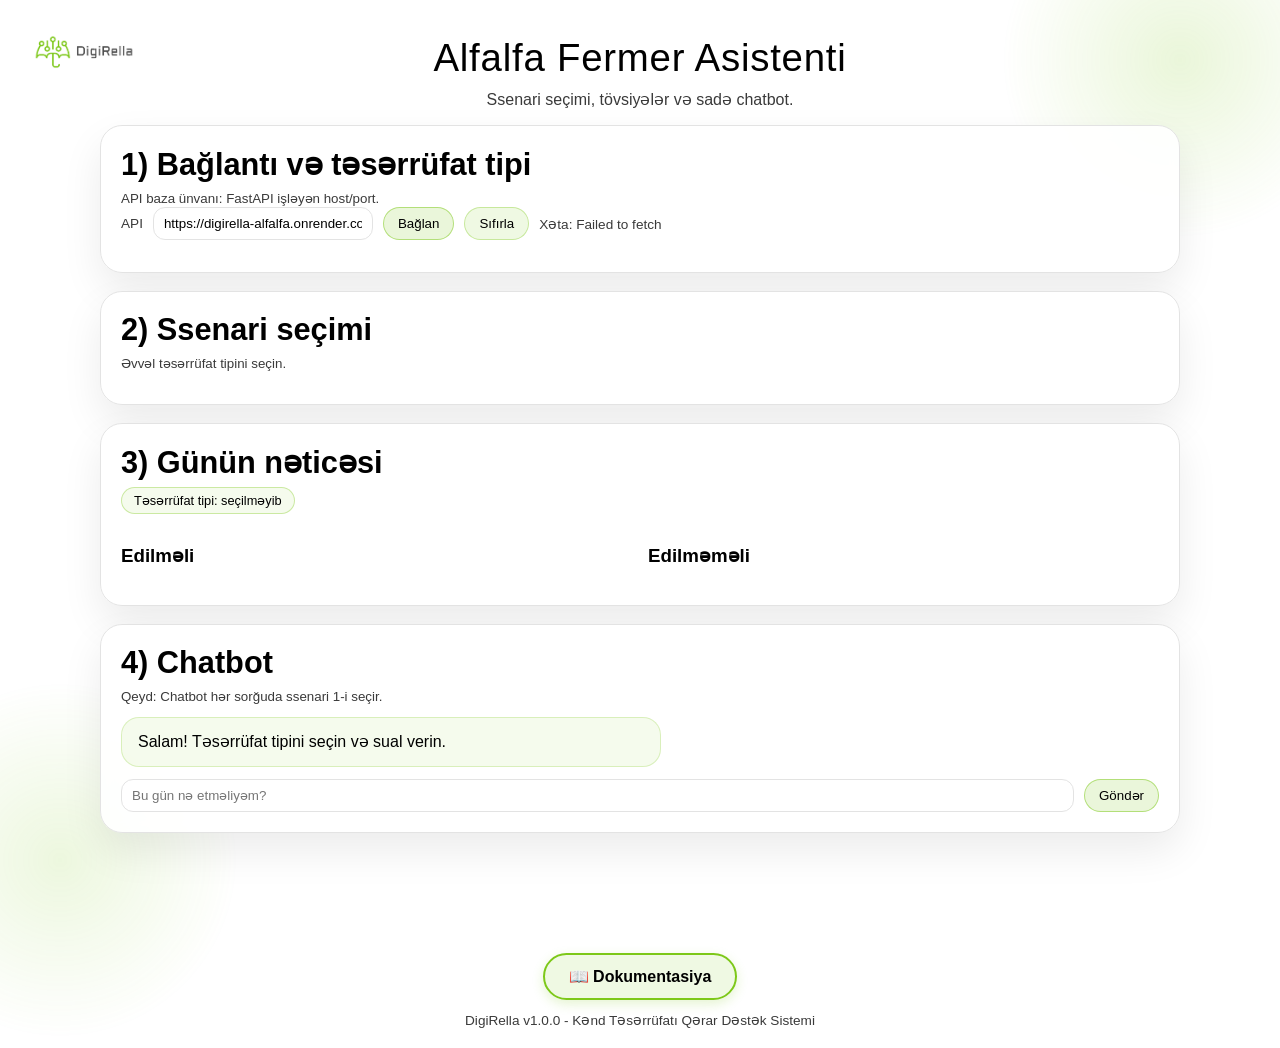
<file: docs/index.html>
<!doctype html>
<!--===========================================================================================================================
  DigiRella - Agricultural Decision Support System
  Interactive web interface for farm recommendations and scenario analysis
===========================================================================================================================-->
<html lang="az">
  <head>
    <meta charset="utf-8" />
    <meta name="viewport" content="width=device-width, initial-scale=1" />
    <title>Digirella - Fermer Asistenti</title>

    <!--------------------------------------------------------------------------------------------------------------------------
      External Stylesheets
    --------------------------------------------------------------------------------------------------------------------------->
    <link rel="stylesheet" href="styles.css" />
  </head>

  <body>
    <!--------------------------------------------------------------------------------------------------------------------------
      Header Section
    --------------------------------------------------------------------------------------------------------------------------->
    <header>
      <div class="brand">
        <img src="logo.png" alt="Digirella logo" />
      </div>
      <h1>Alfalfa Fermer Asistenti</h1>
      <p>Ssenari seçimi, tövsiyələr və sadə chatbot.</p>
    </header>

    <!--------------------------------------------------------------------------------------------------------------------------
      Main Content Area
    --------------------------------------------------------------------------------------------------------------------------->
    <main class="wrap">

      <!--------------------------------------------------------------------------------------------------------------------------
        Panel 1: API Connection and Farm Type Selection
      --------------------------------------------------------------------------------------------------------------------------->
      <section class="panel">
        <h2>1) Bağlantı və təsərrüfat tipi</h2>
        <small>API baza ünvanı: FastAPI işləyən host/port.</small>
        <div class="toolbar">
          <label for="apiBase">API</label>
          <!-- <input id="apiBase" type="text" value="http://127.0.0.1:8000" /> Running on localhost-->
          <input id="apiBase" type="text" value="https://digirella-alfalfa.onrender.com" />
          <button id="connectBtn">Bağlan</button>
          <button id="resetBtn" class="secondary">Sıfırla</button>
          <span class="status" id="statusText">Gözləmə rejimi.</span>
        </div>
        <div class="list" id="farmTypes"></div>
      </section>

      <!--------------------------------------------------------------------------------------------------------------------------
        Panel 2: Scenario Selection
      --------------------------------------------------------------------------------------------------------------------------->
      <section class="panel">
        <h2>2) Ssenari seçimi</h2>
        <small id="scenarioHint">Əvvəl təsərrüfat tipini seçin.</small>
        <div class="list" id="scenarioList"></div>
      </section>

      <!--------------------------------------------------------------------------------------------------------------------------
        Panel 3: Recommendations Display
      --------------------------------------------------------------------------------------------------------------------------->
      <section class="panel">
        <h2>3) Günün nəticəsi</h2>
        <div class="pill" id="selectionPill">Təsərrüfat tipi: seçilməyib</div>
        <div class="columns">
          <div>
            <h3>Edilməli</h3>
            <div id="doList"></div>
          </div>
          <div>
            <h3>Edilməməli</h3>
            <div id="dontList"></div>
          </div>
        </div>
      </section>

      <!--------------------------------------------------------------------------------------------------------------------------
        Panel 4: Chatbot Interface
      --------------------------------------------------------------------------------------------------------------------------->
      <section class="panel">
        <h2>4) Chatbot</h2>
        <small>Qeyd: Chatbot hər sorğuda ssenari 1-i seçir.</small>
        <div class="chat" id="chatArea"></div>
        <div class="chat-input">
          <input id="chatInput" type="text" placeholder="Bu gün nə etməliyəm?" />
          <button id="chatSend">Göndər</button>
        </div>
      </section>

    </main>

    <!--------------------------------------------------------------------------------------------------------------------------
      Footer with Documentation Button
    --------------------------------------------------------------------------------------------------------------------------->
    <footer class="footer">
      <button id="docsBtn" class="docs-button">
        📖 Dokumentasiya
      </button>
      <p class="footer-text">DigiRella v1.0.0 - Kənd Təsərrüfatı Qərar Dəstək Sistemi</p>
    </footer>

    <!--------------------------------------------------------------------------------------------------------------------------
      Documentation Modal
    --------------------------------------------------------------------------------------------------------------------------->
    <div id="docsModal" class="modal">
      <div class="modal-content">
        <div class="modal-header">
          <h2>📖 Dokumentasiya</h2>
          <button id="docsClose" class="modal-close">&times;</button>
        </div>
        <div class="modal-body" id="docsContent">
          <!-- Documentation content will be injected here by docs.js -->
        </div>
      </div>
    </div>

    <!--------------------------------------------------------------------------------------------------------------------------
      External JavaScript Files
      Order matters: config → api → ui → app → docs (main application logic)
    --------------------------------------------------------------------------------------------------------------------------->
    <script src="config.js"></script>
    <script src="api.js"></script>
    <script src="ui.js"></script>
    <script src="app.js"></script>
    <script src="docs.js"></script>
  </body>
</html>
</file>
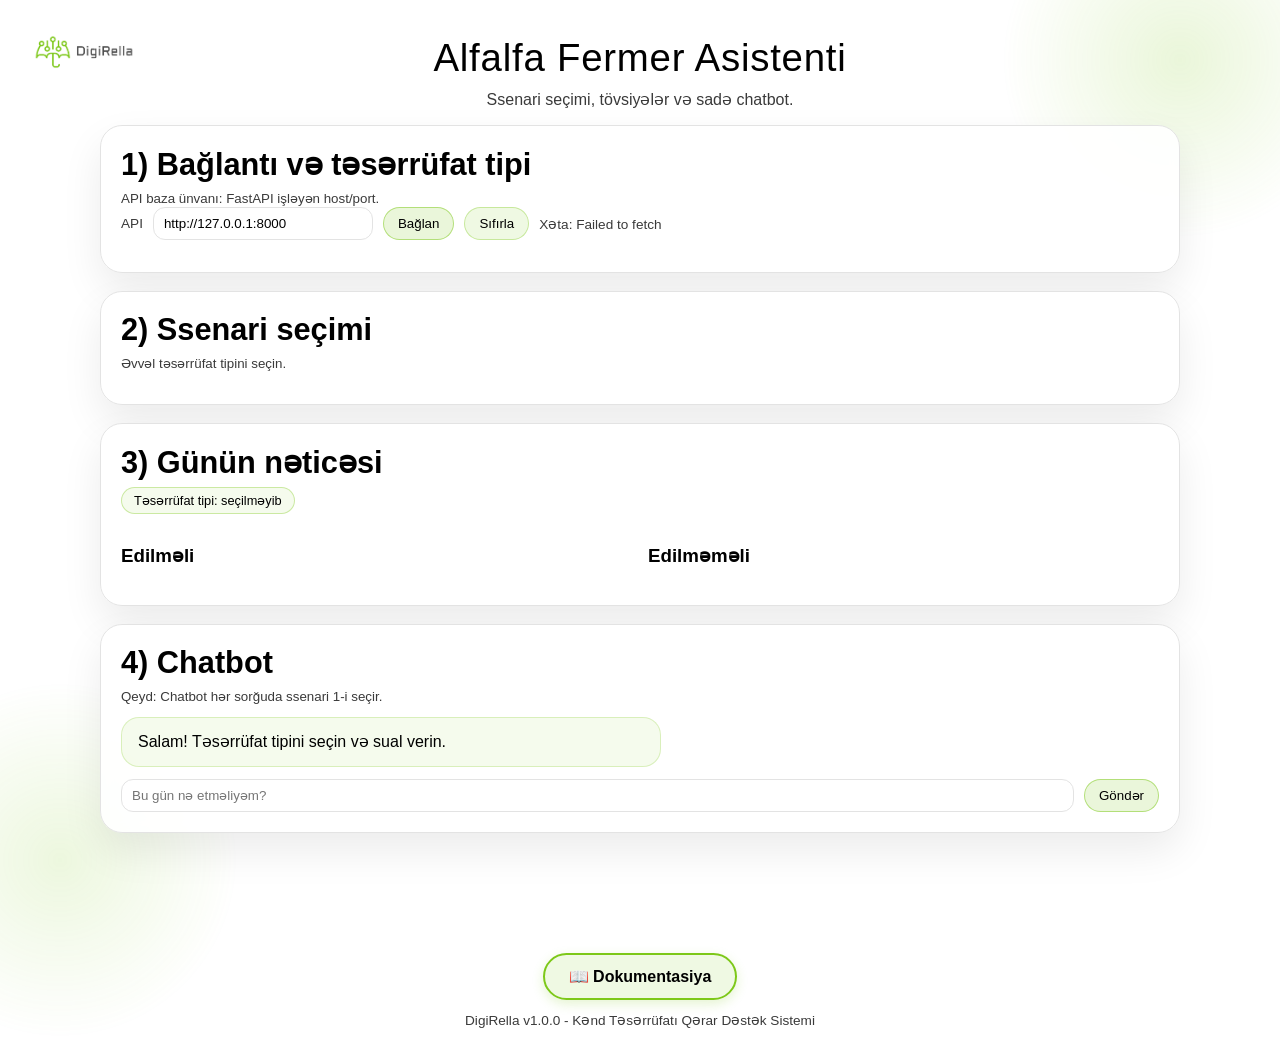
<file: frontend/index.html>
<!doctype html>
<!--===========================================================================================================================
  DigiRella - Agricultural Decision Support System
  Interactive web interface for farm recommendations and scenario analysis
===========================================================================================================================-->
<html lang="az">
  <head>
    <meta charset="utf-8" />
    <meta name="viewport" content="width=device-width, initial-scale=1" />
    <title>Digirella - Fermer Asistenti</title>

    <!--------------------------------------------------------------------------------------------------------------------------
      External Stylesheets
    --------------------------------------------------------------------------------------------------------------------------->
    <link rel="stylesheet" href="styles.css" />
  </head>

  <body>
    <!--------------------------------------------------------------------------------------------------------------------------
      Header Section
    --------------------------------------------------------------------------------------------------------------------------->
    <header>
      <div class="brand">
        <img src="logo.png" alt="Digirella logo" />
      </div>
      <h1>Alfalfa Fermer Asistenti</h1>
      <p>Ssenari seçimi, tövsiyələr və sadə chatbot.</p>
    </header>

    <!--------------------------------------------------------------------------------------------------------------------------
      Main Content Area
    --------------------------------------------------------------------------------------------------------------------------->
    <main class="wrap">

      <!--------------------------------------------------------------------------------------------------------------------------
        Panel 1: API Connection and Farm Type Selection
      --------------------------------------------------------------------------------------------------------------------------->
      <section class="panel">
        <h2>1) Bağlantı və təsərrüfat tipi</h2>
        <small>API baza ünvanı: FastAPI işləyən host/port.</small>
        <div class="toolbar">
          <label for="apiBase">API</label>
          <input id="apiBase" type="text" value="http://127.0.0.1:8000">
          <button id="connectBtn">Bağlan</button>
          <button id="resetBtn" class="secondary">Sıfırla</button>
          <span class="status" id="statusText">Gözləmə rejimi.</span>
        </div>
        <div class="list" id="farmTypes"></div>
      </section>

      <!--------------------------------------------------------------------------------------------------------------------------
        Panel 2: Scenario Selection
      --------------------------------------------------------------------------------------------------------------------------->
      <section class="panel">
        <h2>2) Ssenari seçimi</h2>
        <small id="scenarioHint">Əvvəl təsərrüfat tipini seçin.</small>
        <div class="list" id="scenarioList"></div>
      </section>

      <!--------------------------------------------------------------------------------------------------------------------------
        Panel 3: Recommendations Display
      --------------------------------------------------------------------------------------------------------------------------->
      <section class="panel">
        <h2>3) Günün nəticəsi</h2>
        <div class="pill" id="selectionPill">Təsərrüfat tipi: seçilməyib</div>
        <div class="columns">
          <div>
            <h3>Edilməli</h3>
            <div id="doList"></div>
          </div>
          <div>
            <h3>Edilməməli</h3>
            <div id="dontList"></div>
          </div>
        </div>
      </section>

      <!--------------------------------------------------------------------------------------------------------------------------
        Panel 4: Chatbot Interface
      --------------------------------------------------------------------------------------------------------------------------->
      <section class="panel">
        <h2>4) Chatbot</h2>
        <small>Qeyd: Chatbot hər sorğuda ssenari 1-i seçir.</small>
        <div class="chat" id="chatArea"></div>
        <div class="chat-input">
          <input id="chatInput" type="text" placeholder="Bu gün nə etməliyəm?" />
          <button id="chatSend">Göndər</button>
        </div>
      </section>

    </main>

    <!--------------------------------------------------------------------------------------------------------------------------
      Footer with Documentation Button
    --------------------------------------------------------------------------------------------------------------------------->
    <footer class="footer">
      <button id="docsBtn" class="docs-button">
        📖 Dokumentasiya
      </button>
      <p class="footer-text">DigiRella v1.0.0 - Kənd Təsərrüfatı Qərar Dəstək Sistemi</p>
    </footer>

    <!--------------------------------------------------------------------------------------------------------------------------
      Documentation Modal
    --------------------------------------------------------------------------------------------------------------------------->
    <div id="docsModal" class="modal">
      <div class="modal-content">
        <div class="modal-header">
          <h2>📖 Dokumentasiya</h2>
          <button id="docsClose" class="modal-close">&times;</button>
        </div>
        <div class="modal-body" id="docsContent">
          <!-- Documentation content will be injected here by docs.js -->
        </div>
      </div>
    </div>

    <!--------------------------------------------------------------------------------------------------------------------------
      External JavaScript Files
      Order matters: config → api → ui → app → docs (main application logic)
    --------------------------------------------------------------------------------------------------------------------------->
    <script src="config.js"></script>
    <script src="api.js"></script>
    <script src="ui.js"></script>
    <script src="app.js"></script>
    <script src="docs.js"></script>
  </body>
</html>
</file>
<file: docs/styles.css>
/*===========================================================================================================================
  DigiRella Frontend Styles
  Main stylesheet for the agricultural decision support system UI
===========================================================================================================================*/

/*----------------------------------------------------------------------------------------------------------------------------
  CSS Variables - Design System
----------------------------------------------------------------------------------------------------------------------------*/
:root {
  --bg: #ffffff;
  --bg-2: #ffffff;
  --ink: #000000;
  --muted: #3a3a3a;
  --accent: #7dc819;
  --accent-2: #5aa10f;
  --card: #ffffff;
  --border: #e3e3e3;
  --shadow: 0 18px 40px rgba(0, 0, 0, 0.08);
}

/*----------------------------------------------------------------------------------------------------------------------------
  Base Styles
----------------------------------------------------------------------------------------------------------------------------*/
* {
  box-sizing: border-box;
}

body {
  margin: 0;
  font-family: "Segoe UI", "Arial", sans-serif;
  font-weight: 400;
  color: var(--ink);
  background: var(--bg);
  min-height: 100vh;
}

/*----------------------------------------------------------------------------------------------------------------------------
  Background Decorative Elements
----------------------------------------------------------------------------------------------------------------------------*/
body::before,
body::after {
  content: "";
  position: fixed;
  width: 360px;
  height: 360px;
  border-radius: 50%;
  filter: blur(2px);
  z-index: -1;
}

body::before {
  top: -120px;
  right: -80px;
  background: radial-gradient(circle, rgba(125, 200, 25, 0.16), transparent 70%);
}

body::after {
  bottom: -140px;
  left: -120px;
  background: radial-gradient(circle, rgba(125, 200, 25, 0.14), transparent 70%);
}

/*----------------------------------------------------------------------------------------------------------------------------
  Header Styles
----------------------------------------------------------------------------------------------------------------------------*/
header {
  position: relative;
  text-align: center;
  padding: 36px 20px 16px;
}

header h1 {
  margin: 0 0 10px;
  font-family: "Segoe UI", "Arial", sans-serif;
  font-weight: 400;
  font-size: clamp(1.8rem, 3vw, 2.8rem);
  letter-spacing: 0.02em;
}

header p {
  margin: 0;
  color: var(--muted);
  font-size: 1rem;
}

/*----------------------------------------------------------------------------------------------------------------------------
  Brand Logo
----------------------------------------------------------------------------------------------------------------------------*/
.brand {
  position: absolute;
  left: 20px;
  top: 20px;
  display: flex;
  align-items: center;
  gap: 10px;
}

.brand img {
  height: 64px;
  width: auto;
  display: block;
}

/*----------------------------------------------------------------------------------------------------------------------------
  Main Container
----------------------------------------------------------------------------------------------------------------------------*/
.wrap {
  max-width: 1120px;
  margin: 0 auto 48px;
  padding: 0 20px 40px;
  display: grid;
  gap: 18px;
}

/*----------------------------------------------------------------------------------------------------------------------------
  Panel - Main Content Sections
----------------------------------------------------------------------------------------------------------------------------*/
.panel {
  background: rgba(255, 255, 255, 0.9);
  border: 1px solid var(--border);
  border-radius: 22px;
  padding: 20px;
  box-shadow: var(--shadow);
  backdrop-filter: blur(6px);
  transition: background 0.2s ease, border 0.2s ease;
}

.panel:hover {
  background: rgba(125, 200, 25, 0.06);
  border-color: rgba(125, 200, 25, 0.35);
}

.panel h2 {
  margin: 0 0 6px;
  font-family: "Segoe UI", "Arial", sans-serif;
  font-weight: 600;
  font-size: clamp(1.3rem, 2.4vw, 2rem);
}

.panel small {
  color: var(--muted);
}

/*----------------------------------------------------------------------------------------------------------------------------
  Toolbar - Control Elements
----------------------------------------------------------------------------------------------------------------------------*/
.toolbar {
  display: flex;
  flex-wrap: wrap;
  gap: 10px;
  align-items: center;
  margin-bottom: 12px;
}

/*----------------------------------------------------------------------------------------------------------------------------
  Form Elements
----------------------------------------------------------------------------------------------------------------------------*/
label {
  font-size: 0.85rem;
  color: var(--muted);
}

input[type="text"] {
  padding: 8px 10px;
  border-radius: 12px;
  border: 1px solid var(--border);
  background: #fff;
  min-width: 220px;
}

button {
  padding: 8px 14px;
  border-radius: 999px;
  border: 1px solid rgba(125, 200, 25, 0.5);
  background: rgba(125, 200, 25, 0.16);
  color: var(--ink);
  cursor: pointer;
  transition: transform 0.2s ease, background 0.2s ease;
}

button:hover {
  transform: translateY(-1px);
  background: rgba(125, 200, 25, 0.28);
}

button.secondary {
  border-color: rgba(125, 200, 25, 0.35);
  background: rgba(125, 200, 25, 0.12);
}

/*----------------------------------------------------------------------------------------------------------------------------
  Status Text
----------------------------------------------------------------------------------------------------------------------------*/
.status {
  font-size: 0.85rem;
  color: var(--muted);
}

/*----------------------------------------------------------------------------------------------------------------------------
  Grid List Layout
----------------------------------------------------------------------------------------------------------------------------*/
.list {
  display: grid;
  gap: 12px;
  grid-template-columns: repeat(auto-fit, minmax(200px, 1fr));
  margin-top: 12px;
}

/*----------------------------------------------------------------------------------------------------------------------------
  Card - Selectable Items (Farm Types, Scenarios)
----------------------------------------------------------------------------------------------------------------------------*/
.card {
  padding: 14px;
  border-radius: 16px;
  border: 1px solid var(--border);
  background: var(--card);
  box-shadow: 0 10px 20px rgba(38, 30, 22, 0.08);
  cursor: pointer;
  transition: transform 0.2s ease, border 0.2s ease;
  animation: rise 0.6s ease forwards;
  opacity: 0;
}

.card:hover {
  transform: translateY(-2px);
  border-color: rgba(125, 200, 25, 0.7);
}

.card.selected {
  border-color: var(--accent);
  box-shadow: 0 14px 26px rgba(125, 200, 25, 0.2);
}

.card h3 {
  margin: 0 0 6px;
  font-size: 1rem;
}

.card p {
  margin: 0;
  color: var(--muted);
  font-size: 0.9rem;
  line-height: 1.4;
}

/*----------------------------------------------------------------------------------------------------------------------------
  Pill - Status Badge
----------------------------------------------------------------------------------------------------------------------------*/
.pill {
  display: inline-flex;
  align-items: center;
  gap: 6px;
  padding: 5px 12px;
  border-radius: 999px;
  border: 1px solid rgba(125, 200, 25, 0.35);
  background: rgba(125, 200, 25, 0.08);
  color: var(--ink);
  font-size: 0.8rem;
}

/*----------------------------------------------------------------------------------------------------------------------------
  Columns Layout - Recommendations Display
----------------------------------------------------------------------------------------------------------------------------*/
.columns {
  display: grid;
  gap: 16px;
  grid-template-columns: repeat(auto-fit, minmax(240px, 1fr));
  margin-top: 12px;
}

/*----------------------------------------------------------------------------------------------------------------------------
  Bucket - Category Container
----------------------------------------------------------------------------------------------------------------------------*/
.bucket {
  padding: 12px;
  border-radius: 14px;
  border: 1px dashed var(--border);
  background: rgba(255, 255, 255, 0.6);
  font-size: 0.9rem;
}

/*----------------------------------------------------------------------------------------------------------------------------
  Item - Individual Recommendation
----------------------------------------------------------------------------------------------------------------------------*/
.item {
  padding: 10px 0;
  border-bottom: 1px dashed var(--border);
}

.item:last-child {
  border-bottom: none;
}

.item strong {
  display: block;
  margin-bottom: 6px;
}

/*----------------------------------------------------------------------------------------------------------------------------
  Chat Interface
----------------------------------------------------------------------------------------------------------------------------*/
.chat {
  display: grid;
  gap: 12px;
  margin-top: 12px;
}

.bubble {
  padding: 12px 16px;
  border-radius: 18px;
  max-width: 540px;
  line-height: 1.45;
  white-space: pre-line;
}

.bubble.user {
  margin-left: auto;
  background: rgba(125, 200, 25, 0.12);
  border: 1px solid rgba(125, 200, 25, 0.3);
}

.bubble.bot {
  background: rgba(125, 200, 25, 0.08);
  border: 1px solid rgba(125, 200, 25, 0.24);
}

.chat-input {
  display: flex;
  gap: 10px;
  margin-top: 12px;
}

.chat-input input {
  flex: 1;
}

/*----------------------------------------------------------------------------------------------------------------------------
  Animations
----------------------------------------------------------------------------------------------------------------------------*/
@keyframes rise {
  0% {
    transform: translateY(12px);
    opacity: 0;
  }
  100% {
    transform: translateY(0);
    opacity: 1;
  }
}

/*----------------------------------------------------------------------------------------------------------------------------
  Footer Section
----------------------------------------------------------------------------------------------------------------------------*/
.footer {
  position: relative;
  text-align: center;
  padding: 32px 20px 20px;
  margin-top: 24px;
}

.footer-text {
  margin: 12px 0 0;
  color: var(--muted);
  font-size: 0.85rem;
}

.docs-button {
  padding: 12px 24px;
  font-size: 1rem;
  font-weight: 600;
  border-radius: 999px;
  border: 2px solid var(--accent);
  background: rgba(125, 200, 25, 0.12);
  color: var(--ink);
  cursor: pointer;
  transition: all 0.3s ease;
  box-shadow: 0 4px 12px rgba(125, 200, 25, 0.2);
}

.docs-button:hover {
  transform: translateY(-2px);
  background: rgba(125, 200, 25, 0.24);
  box-shadow: 0 6px 20px rgba(125, 200, 25, 0.3);
}

/*----------------------------------------------------------------------------------------------------------------------------
  Modal - Documentation Display
----------------------------------------------------------------------------------------------------------------------------*/
.modal {
  display: none;
  position: fixed;
  top: 0;
  left: 0;
  width: 100%;
  height: 100%;
  background: rgba(0, 0, 0, 0.6);
  backdrop-filter: blur(4px);
  z-index: 1000;
  align-items: center;
  justify-content: center;
  animation: fadeIn 0.3s ease;
}

.modal-content {
  background: #fff;
  border-radius: 20px;
  width: 90%;
  max-width: 900px;
  max-height: 85vh;
  display: flex;
  flex-direction: column;
  box-shadow: 0 20px 60px rgba(0, 0, 0, 0.3);
  animation: slideUp 0.3s ease;
}

.modal-header {
  display: flex;
  justify-content: space-between;
  align-items: center;
  padding: 20px 28px;
  border-bottom: 2px solid var(--border);
  background: rgba(125, 200, 25, 0.08);
  border-radius: 20px 20px 0 0;
}

.modal-header h2 {
  margin: 0;
  font-size: 1.6rem;
  color: var(--ink);
}

.modal-close {
  background: none;
  border: none;
  font-size: 2rem;
  color: var(--muted);
  cursor: pointer;
  padding: 0;
  width: 36px;
  height: 36px;
  display: flex;
  align-items: center;
  justify-content: center;
  border-radius: 50%;
  transition: all 0.2s ease;
}

.modal-close:hover {
  background: rgba(125, 200, 25, 0.2);
  color: var(--ink);
  transform: rotate(90deg);
}

.modal-body {
  padding: 28px;
  overflow-y: auto;
  flex: 1;
  line-height: 1.7;
}

/* Documentation content styling */
.modal-body h1 {
  font-size: 2rem;
  margin: 0 0 16px;
  color: var(--ink);
  border-bottom: 3px solid var(--accent);
  padding-bottom: 12px;
}

.modal-body h2 {
  font-size: 1.5rem;
  margin: 32px 0 12px;
  color: var(--ink);
}

.modal-body h3 {
  font-size: 1.2rem;
  margin: 24px 0 10px;
  color: var(--accent-2);
}

.modal-body p {
  margin: 12px 0;
  color: var(--ink);
}

.modal-body ul {
  margin: 12px 0;
  padding-left: 24px;
}

.modal-body li {
  margin: 8px 0;
  color: var(--ink);
}

.modal-body code {
  background: rgba(125, 200, 25, 0.12);
  padding: 2px 6px;
  border-radius: 4px;
  font-family: 'Courier New', monospace;
  font-size: 0.9em;
  color: var(--accent-2);
}

.modal-body strong {
  color: var(--ink);
  font-weight: 600;
}

.modal-body hr {
  border: none;
  border-top: 2px solid var(--border);
  margin: 24px 0;
}

/* Scrollbar styling for modal */
.modal-body::-webkit-scrollbar {
  width: 8px;
}

.modal-body::-webkit-scrollbar-track {
  background: rgba(125, 200, 25, 0.08);
  border-radius: 10px;
}

.modal-body::-webkit-scrollbar-thumb {
  background: rgba(125, 200, 25, 0.4);
  border-radius: 10px;
}

.modal-body::-webkit-scrollbar-thumb:hover {
  background: rgba(125, 200, 25, 0.6);
}

/*----------------------------------------------------------------------------------------------------------------------------
  Modal Animations
----------------------------------------------------------------------------------------------------------------------------*/
@keyframes fadeIn {
  from {
    opacity: 0;
  }
  to {
    opacity: 1;
  }
}

@keyframes slideUp {
  from {
    transform: translateY(40px);
    opacity: 0;
  }
  to {
    transform: translateY(0);
    opacity: 1;
  }
}

/*----------------------------------------------------------------------------------------------------------------------------
  Responsive Design - Mobile
----------------------------------------------------------------------------------------------------------------------------*/
@media (max-width: 720px) {
  header {
    padding-top: 72px;
  }

  .brand {
    left: 16px;
    top: 16px;
  }

  .brand img {
    height: 36px;
  }

  .modal-content {
    width: 95%;
    max-height: 90vh;
  }

  .modal-header {
    padding: 16px 20px;
  }

  .modal-header h2 {
    font-size: 1.3rem;
  }

  .modal-body {
    padding: 20px;
  }

  .modal-body h1 {
    font-size: 1.6rem;
  }

  .modal-body h2 {
    font-size: 1.3rem;
  }

  .modal-body h3 {
    font-size: 1.1rem;
  }
}
</file>
<file: frontend/styles.css>
/*===========================================================================================================================
  DigiRella Frontend Styles
  Main stylesheet for the agricultural decision support system UI
===========================================================================================================================*/

/*----------------------------------------------------------------------------------------------------------------------------
  CSS Variables - Design System
----------------------------------------------------------------------------------------------------------------------------*/
:root {
  --bg: #ffffff;
  --bg-2: #ffffff;
  --ink: #000000;
  --muted: #3a3a3a;
  --accent: #7dc819;
  --accent-2: #5aa10f;
  --card: #ffffff;
  --border: #e3e3e3;
  --shadow: 0 18px 40px rgba(0, 0, 0, 0.08);
}

/*----------------------------------------------------------------------------------------------------------------------------
  Base Styles
----------------------------------------------------------------------------------------------------------------------------*/
* {
  box-sizing: border-box;
}

body {
  margin: 0;
  font-family: "Segoe UI", "Arial", sans-serif;
  font-weight: 400;
  color: var(--ink);
  background: var(--bg);
  min-height: 100vh;
}

/*----------------------------------------------------------------------------------------------------------------------------
  Background Decorative Elements
----------------------------------------------------------------------------------------------------------------------------*/
body::before,
body::after {
  content: "";
  position: fixed;
  width: 360px;
  height: 360px;
  border-radius: 50%;
  filter: blur(2px);
  z-index: -1;
}

body::before {
  top: -120px;
  right: -80px;
  background: radial-gradient(circle, rgba(125, 200, 25, 0.16), transparent 70%);
}

body::after {
  bottom: -140px;
  left: -120px;
  background: radial-gradient(circle, rgba(125, 200, 25, 0.14), transparent 70%);
}

/*----------------------------------------------------------------------------------------------------------------------------
  Header Styles
----------------------------------------------------------------------------------------------------------------------------*/
header {
  position: relative;
  text-align: center;
  padding: 36px 20px 16px;
}

header h1 {
  margin: 0 0 10px;
  font-family: "Segoe UI", "Arial", sans-serif;
  font-weight: 400;
  font-size: clamp(1.8rem, 3vw, 2.8rem);
  letter-spacing: 0.02em;
}

header p {
  margin: 0;
  color: var(--muted);
  font-size: 1rem;
}

/*----------------------------------------------------------------------------------------------------------------------------
  Brand Logo
----------------------------------------------------------------------------------------------------------------------------*/
.brand {
  position: absolute;
  left: 20px;
  top: 20px;
  display: flex;
  align-items: center;
  gap: 10px;
}

.brand img {
  height: 64px;
  width: auto;
  display: block;
}

/*----------------------------------------------------------------------------------------------------------------------------
  Main Container
----------------------------------------------------------------------------------------------------------------------------*/
.wrap {
  max-width: 1120px;
  margin: 0 auto 48px;
  padding: 0 20px 40px;
  display: grid;
  gap: 18px;
}

/*----------------------------------------------------------------------------------------------------------------------------
  Panel - Main Content Sections
----------------------------------------------------------------------------------------------------------------------------*/
.panel {
  background: rgba(255, 255, 255, 0.9);
  border: 1px solid var(--border);
  border-radius: 22px;
  padding: 20px;
  box-shadow: var(--shadow);
  backdrop-filter: blur(6px);
  transition: background 0.2s ease, border 0.2s ease;
}

.panel:hover {
  background: rgba(125, 200, 25, 0.06);
  border-color: rgba(125, 200, 25, 0.35);
}

.panel h2 {
  margin: 0 0 6px;
  font-family: "Segoe UI", "Arial", sans-serif;
  font-weight: 600;
  font-size: clamp(1.3rem, 2.4vw, 2rem);
}

.panel small {
  color: var(--muted);
}

/*----------------------------------------------------------------------------------------------------------------------------
  Toolbar - Control Elements
----------------------------------------------------------------------------------------------------------------------------*/
.toolbar {
  display: flex;
  flex-wrap: wrap;
  gap: 10px;
  align-items: center;
  margin-bottom: 12px;
}

/*----------------------------------------------------------------------------------------------------------------------------
  Form Elements
----------------------------------------------------------------------------------------------------------------------------*/
label {
  font-size: 0.85rem;
  color: var(--muted);
}

input[type="text"] {
  padding: 8px 10px;
  border-radius: 12px;
  border: 1px solid var(--border);
  background: #fff;
  min-width: 220px;
}

button {
  padding: 8px 14px;
  border-radius: 999px;
  border: 1px solid rgba(125, 200, 25, 0.5);
  background: rgba(125, 200, 25, 0.16);
  color: var(--ink);
  cursor: pointer;
  transition: transform 0.2s ease, background 0.2s ease;
}

button:hover {
  transform: translateY(-1px);
  background: rgba(125, 200, 25, 0.28);
}

button.secondary {
  border-color: rgba(125, 200, 25, 0.35);
  background: rgba(125, 200, 25, 0.12);
}

/*----------------------------------------------------------------------------------------------------------------------------
  Status Text
----------------------------------------------------------------------------------------------------------------------------*/
.status {
  font-size: 0.85rem;
  color: var(--muted);
}

/*----------------------------------------------------------------------------------------------------------------------------
  Grid List Layout
----------------------------------------------------------------------------------------------------------------------------*/
.list {
  display: grid;
  gap: 12px;
  grid-template-columns: repeat(auto-fit, minmax(200px, 1fr));
  margin-top: 12px;
}

/*----------------------------------------------------------------------------------------------------------------------------
  Card - Selectable Items (Farm Types, Scenarios)
----------------------------------------------------------------------------------------------------------------------------*/
.card {
  padding: 14px;
  border-radius: 16px;
  border: 1px solid var(--border);
  background: var(--card);
  box-shadow: 0 10px 20px rgba(38, 30, 22, 0.08);
  cursor: pointer;
  transition: transform 0.2s ease, border 0.2s ease;
  animation: rise 0.6s ease forwards;
  opacity: 0;
}

.card:hover {
  transform: translateY(-2px);
  border-color: rgba(125, 200, 25, 0.7);
}

.card.selected {
  border-color: var(--accent);
  box-shadow: 0 14px 26px rgba(125, 200, 25, 0.2);
}

.card h3 {
  margin: 0 0 6px;
  font-size: 1rem;
}

.card p {
  margin: 0;
  color: var(--muted);
  font-size: 0.9rem;
  line-height: 1.4;
}

/*----------------------------------------------------------------------------------------------------------------------------
  Pill - Status Badge
----------------------------------------------------------------------------------------------------------------------------*/
.pill {
  display: inline-flex;
  align-items: center;
  gap: 6px;
  padding: 5px 12px;
  border-radius: 999px;
  border: 1px solid rgba(125, 200, 25, 0.35);
  background: rgba(125, 200, 25, 0.08);
  color: var(--ink);
  font-size: 0.8rem;
}

/*----------------------------------------------------------------------------------------------------------------------------
  Columns Layout - Recommendations Display
----------------------------------------------------------------------------------------------------------------------------*/
.columns {
  display: grid;
  gap: 16px;
  grid-template-columns: repeat(auto-fit, minmax(240px, 1fr));
  margin-top: 12px;
}

/*----------------------------------------------------------------------------------------------------------------------------
  Bucket - Category Container
----------------------------------------------------------------------------------------------------------------------------*/
.bucket {
  padding: 12px;
  border-radius: 14px;
  border: 1px dashed var(--border);
  background: rgba(255, 255, 255, 0.6);
  font-size: 0.9rem;
}

/*----------------------------------------------------------------------------------------------------------------------------
  Item - Individual Recommendation
----------------------------------------------------------------------------------------------------------------------------*/
.item {
  padding: 10px 0;
  border-bottom: 1px dashed var(--border);
}

.item:last-child {
  border-bottom: none;
}

.item strong {
  display: block;
  margin-bottom: 6px;
}

/*----------------------------------------------------------------------------------------------------------------------------
  Chat Interface
----------------------------------------------------------------------------------------------------------------------------*/
.chat {
  display: grid;
  gap: 12px;
  margin-top: 12px;
}

.bubble {
  padding: 12px 16px;
  border-radius: 18px;
  max-width: 540px;
  line-height: 1.45;
  white-space: pre-line;
}

.bubble.user {
  margin-left: auto;
  background: rgba(125, 200, 25, 0.12);
  border: 1px solid rgba(125, 200, 25, 0.3);
}

.bubble.bot {
  background: rgba(125, 200, 25, 0.08);
  border: 1px solid rgba(125, 200, 25, 0.24);
}

.chat-input {
  display: flex;
  gap: 10px;
  margin-top: 12px;
}

.chat-input input {
  flex: 1;
}

/*----------------------------------------------------------------------------------------------------------------------------
  Animations
----------------------------------------------------------------------------------------------------------------------------*/
@keyframes rise {
  0% {
    transform: translateY(12px);
    opacity: 0;
  }
  100% {
    transform: translateY(0);
    opacity: 1;
  }
}

/*----------------------------------------------------------------------------------------------------------------------------
  Footer Section
----------------------------------------------------------------------------------------------------------------------------*/
.footer {
  position: relative;
  text-align: center;
  padding: 32px 20px 20px;
  margin-top: 24px;
}

.footer-text {
  margin: 12px 0 0;
  color: var(--muted);
  font-size: 0.85rem;
}

.docs-button {
  padding: 12px 24px;
  font-size: 1rem;
  font-weight: 600;
  border-radius: 999px;
  border: 2px solid var(--accent);
  background: rgba(125, 200, 25, 0.12);
  color: var(--ink);
  cursor: pointer;
  transition: all 0.3s ease;
  box-shadow: 0 4px 12px rgba(125, 200, 25, 0.2);
}

.docs-button:hover {
  transform: translateY(-2px);
  background: rgba(125, 200, 25, 0.24);
  box-shadow: 0 6px 20px rgba(125, 200, 25, 0.3);
}

/*----------------------------------------------------------------------------------------------------------------------------
  Modal - Documentation Display
----------------------------------------------------------------------------------------------------------------------------*/
.modal {
  display: none;
  position: fixed;
  top: 0;
  left: 0;
  width: 100%;
  height: 100%;
  background: rgba(0, 0, 0, 0.6);
  backdrop-filter: blur(4px);
  z-index: 1000;
  align-items: center;
  justify-content: center;
  animation: fadeIn 0.3s ease;
}

.modal-content {
  background: #fff;
  border-radius: 20px;
  width: 90%;
  max-width: 900px;
  max-height: 85vh;
  display: flex;
  flex-direction: column;
  box-shadow: 0 20px 60px rgba(0, 0, 0, 0.3);
  animation: slideUp 0.3s ease;
}

.modal-header {
  display: flex;
  justify-content: space-between;
  align-items: center;
  padding: 20px 28px;
  border-bottom: 2px solid var(--border);
  background: rgba(125, 200, 25, 0.08);
  border-radius: 20px 20px 0 0;
}

.modal-header h2 {
  margin: 0;
  font-size: 1.6rem;
  color: var(--ink);
}

.modal-close {
  background: none;
  border: none;
  font-size: 2rem;
  color: var(--muted);
  cursor: pointer;
  padding: 0;
  width: 36px;
  height: 36px;
  display: flex;
  align-items: center;
  justify-content: center;
  border-radius: 50%;
  transition: all 0.2s ease;
}

.modal-close:hover {
  background: rgba(125, 200, 25, 0.2);
  color: var(--ink);
  transform: rotate(90deg);
}

.modal-body {
  padding: 28px;
  overflow-y: auto;
  flex: 1;
  line-height: 1.7;
}

/* Documentation content styling */
.modal-body h1 {
  font-size: 2rem;
  margin: 0 0 16px;
  color: var(--ink);
  border-bottom: 3px solid var(--accent);
  padding-bottom: 12px;
}

.modal-body h2 {
  font-size: 1.5rem;
  margin: 32px 0 12px;
  color: var(--ink);
}

.modal-body h3 {
  font-size: 1.2rem;
  margin: 24px 0 10px;
  color: var(--accent-2);
}

.modal-body p {
  margin: 12px 0;
  color: var(--ink);
}

.modal-body ul {
  margin: 12px 0;
  padding-left: 24px;
}

.modal-body li {
  margin: 8px 0;
  color: var(--ink);
}

.modal-body code {
  background: rgba(125, 200, 25, 0.12);
  padding: 2px 6px;
  border-radius: 4px;
  font-family: 'Courier New', monospace;
  font-size: 0.9em;
  color: var(--accent-2);
}

.modal-body strong {
  color: var(--ink);
  font-weight: 600;
}

.modal-body hr {
  border: none;
  border-top: 2px solid var(--border);
  margin: 24px 0;
}

/* Scrollbar styling for modal */
.modal-body::-webkit-scrollbar {
  width: 8px;
}

.modal-body::-webkit-scrollbar-track {
  background: rgba(125, 200, 25, 0.08);
  border-radius: 10px;
}

.modal-body::-webkit-scrollbar-thumb {
  background: rgba(125, 200, 25, 0.4);
  border-radius: 10px;
}

.modal-body::-webkit-scrollbar-thumb:hover {
  background: rgba(125, 200, 25, 0.6);
}

/*----------------------------------------------------------------------------------------------------------------------------
  Modal Animations
----------------------------------------------------------------------------------------------------------------------------*/
@keyframes fadeIn {
  from {
    opacity: 0;
  }
  to {
    opacity: 1;
  }
}

@keyframes slideUp {
  from {
    transform: translateY(40px);
    opacity: 0;
  }
  to {
    transform: translateY(0);
    opacity: 1;
  }
}

/*----------------------------------------------------------------------------------------------------------------------------
  Responsive Design - Mobile
----------------------------------------------------------------------------------------------------------------------------*/
@media (max-width: 720px) {
  header {
    padding-top: 72px;
  }

  .brand {
    left: 16px;
    top: 16px;
  }

  .brand img {
    height: 36px;
  }

  .modal-content {
    width: 95%;
    max-height: 90vh;
  }

  .modal-header {
    padding: 16px 20px;
  }

  .modal-header h2 {
    font-size: 1.3rem;
  }

  .modal-body {
    padding: 20px;
  }

  .modal-body h1 {
    font-size: 1.6rem;
  }

  .modal-body h2 {
    font-size: 1.3rem;
  }

  .modal-body h3 {
    font-size: 1.1rem;
  }
}
</file>
